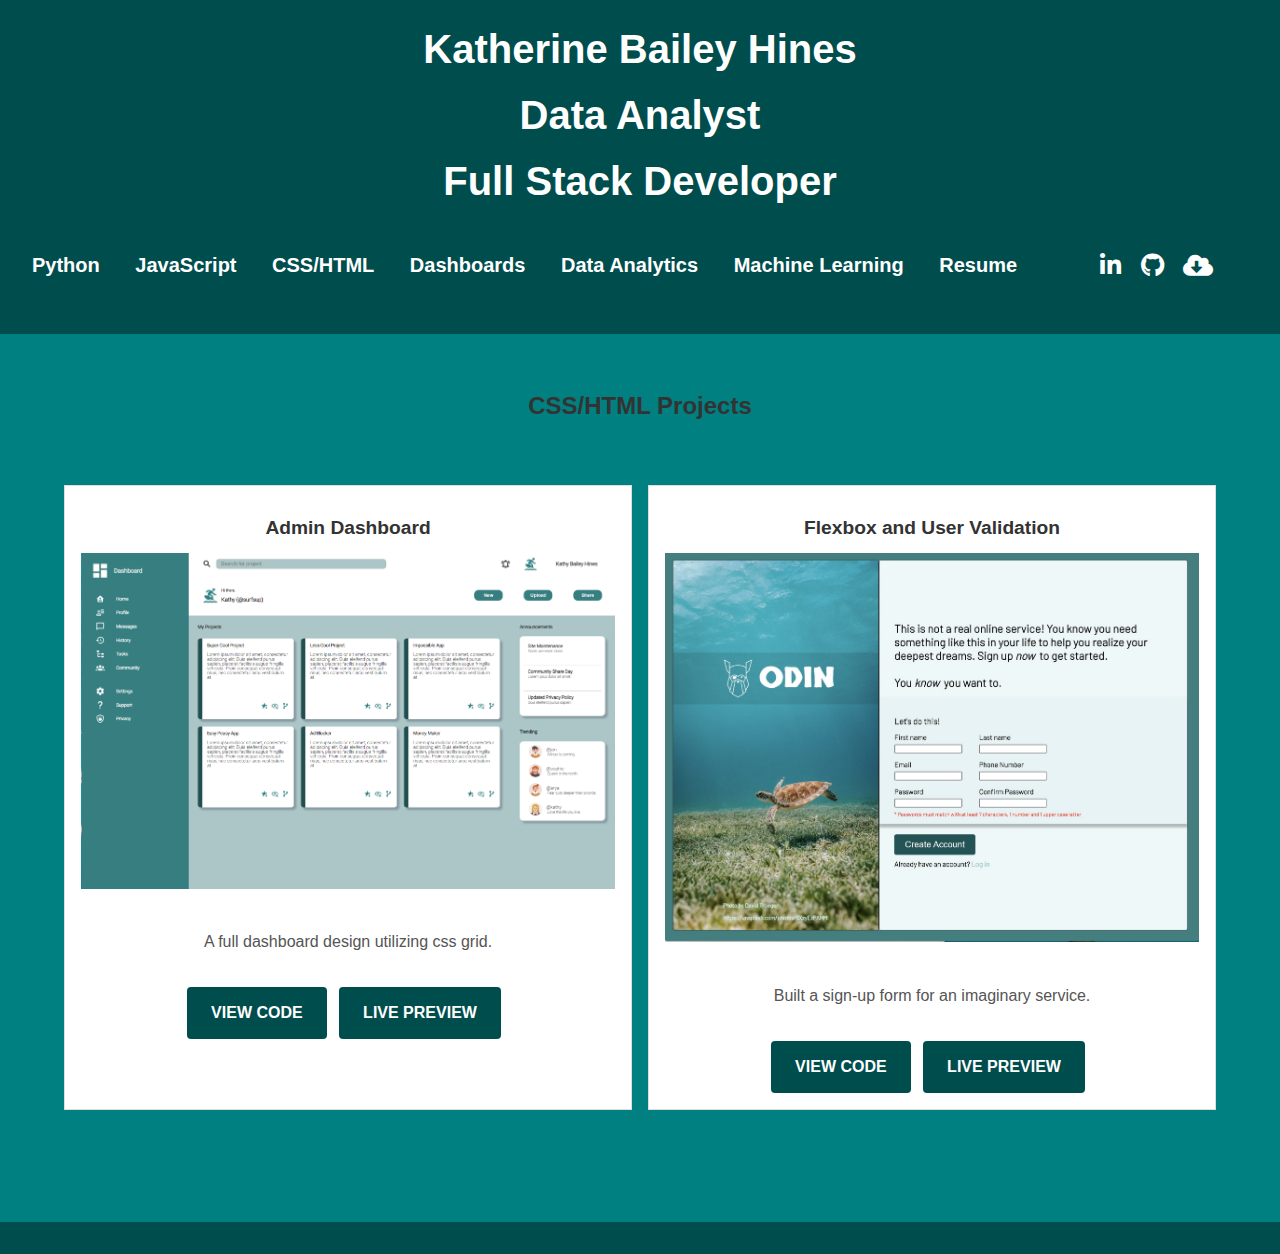
<file: CSS_HTML.html>
<!DOCTYPE html>
<html lang="en">
<head>
    <meta charset="UTF-8">
    <meta name="viewport" content="width=device-width, initial-scale=1.0">
    <link rel="stylesheet" href="styles.css">
    <link rel="stylesheet" href="https://cdnjs.cloudflare.com/ajax/libs/animate.css/4.1.1/animate.min.css">
    <link rel="stylesheet" href="https://cdnjs.cloudflare.com/ajax/libs/font-awesome/5.15.4/css/all.min.css">

    <title>Bailey Hines Portfolio</title>
</head>
<body>

    <!-- Header -->
    <header>
        <h1 id="animated-name" class="animate__animated animate__fadeIn">Katherine Bailey Hines<br>Data Analyst<br>Full Stack Developer</h1>

        <div class="container">

            <nav>
                <ul>
                    <li><a href="index.html">Python</a></li>
                    <li><a href="javascript.html">JavaScript</a></li>
                    <li><a href="CSS_HTML.html">CSS/HTML</a></li>
                    <li><a href="Tableau.html">Dashboards</a></li>
                    <li><a href="DataAnalytics.html">Data Analytics</a></li>                  
                    <li><a href="Machine_Learning.html">Machine Learning</a></li>
                    <li><a href="resume.html">Resume</a></li>
                </ul>
            </nav>

            <div class="social-links">
                <a href="https://www.linkedin.com/in/katherine-bailey-hines-011049257/" target="_blank"><i class="fab fa-linkedin-in"></i></a>
                <a href="https://github.com/klbailey" target="_blank"><i class="fab fa-github"></i></a>
                <a href="https://docs.google.com/document/d/1Y7cR6oaPjzxPGcHf722nDluAAsxtphHAmGsPddj8IZw/edit?usp=sharing" download>
                    <i class="fas fa-cloud-download-alt"></i></a>

            </div>

        </div>
    </header>


    <!-- Main Content -->
    <div id="main">

        <!-- CSS/HTML Projects Section -->
        <section id="CSS_HTML" class="project-section">
            <h2>CSS/HTML Projects</h2>
            <div class="container">
                
                <!-- Project Grid -->
                <div class="project-grid">
                    <!-- Add CSS/HTML projects here -->
                    <div class="project">
                        <h3>Admin Dashboard</h3>
                        <img src="img/adminDashBoard.png" alt="Project 1 Image">
                        <p>A full dashboard design utilizing css grid. </p>
                        <a href="https://github.com/klbailey/AdminDashboard" class="button">View Code</a>
                        <a href="https://klbailey.github.io/AdminDashboard/index.html" class="button" >Live Preview</a>
                    </div>

                    <div class="project">
                        <h3>Flexbox and User Validation</h3>
                        <img src="img/SignupForm.png" alt="css Project 2 Image" class="css-project-2-image">
                        <p>Built a sign-up form for an imaginary service.</p>
                        <a href="https://github.com/klbailey/Signup-Form" class="button">View Code</a>
                        <a href="https://klbailey.github.io/Signup-Form/index.html" class="button">Live Preview</a>
                    </div>

                    <!-- <div class="project">
                        <h3>React Landing Page</h3>
                        <img src="img/reactLanding.png" alt="Project 3 Image">
                        <p>A landing page with React; building components.</p>
                        <a href="https://github.com/klbailey/LandingPageReact" class="button">View Code</a>
                        <a href="https://landing-page-react-iota.vercel.app/" class="button">Live Preview</a>
                    </div> -->
                </div>
            </div>
        </section>

    </div>

    <!-- Footer -->
    <footer>
        <!-- <div class="container">
            <ul class="icons">
                <li><a href="https://www.linkedin.com/in/your-linkedin" class="fa-linkedin" target="_blank"><span class="label">LinkedIn</span></a></li>
                <li><a href="https://github.com/your-github" class="fa-github" target="_blank"><span class="label">GitHub</span></a></li>
            </ul>
        </div> -->
    </footer>

</body>
</html>
</file>
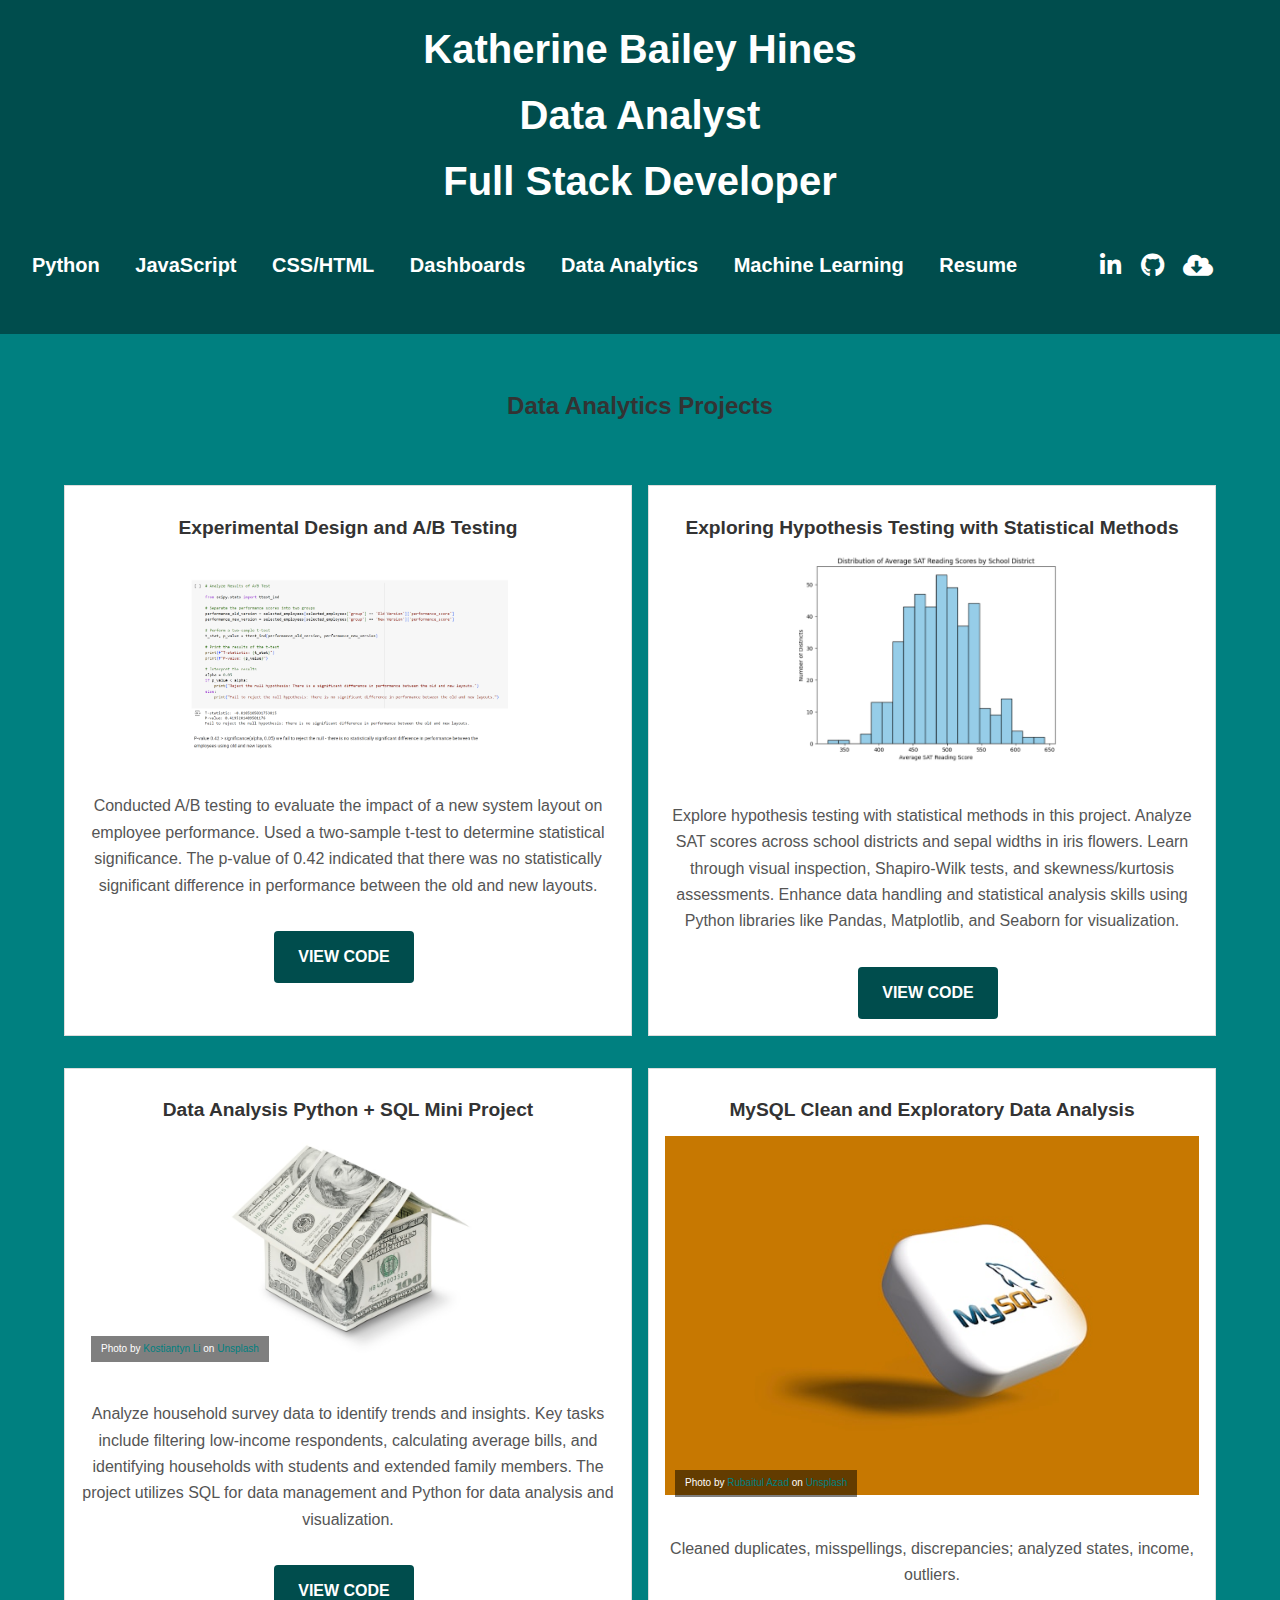
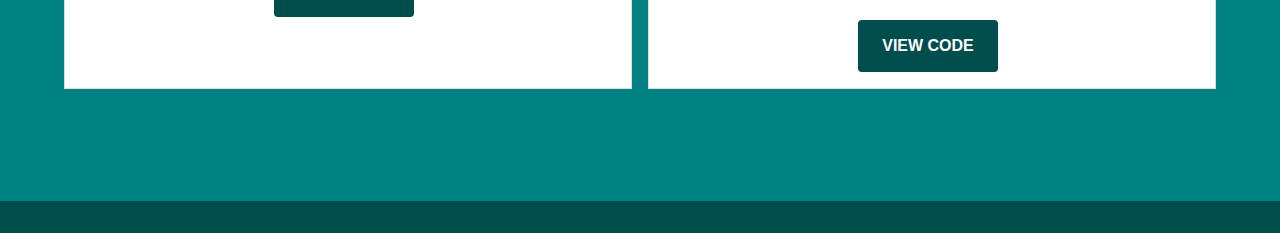
<file: DataAnalytics.html>
<!DOCTYPE html>
<html lang="en">
<head>
    <meta charset="UTF-8">
    <meta name="viewport" content="width=device-width, initial-scale=1.0">
    <link rel="stylesheet" href="styles.css">
    <link rel="stylesheet" href="https://cdnjs.cloudflare.com/ajax/libs/animate.css/4.1.1/animate.min.css">
    <link rel="stylesheet" href="https://cdnjs.cloudflare.com/ajax/libs/font-awesome/5.15.4/css/all.min.css">

    <title>Bailey Hines Portfolio</title>
</head>
<body>

    <!-- Header -->
    <header>
        <h1 id="animated-name" class="animate__animated animate__fadeIn">Katherine Bailey Hines<br>Data Analyst<br>Full Stack Developer</h1>

        <div class="container">

            <nav>
                <ul>
                    <li><a href="index.html">Python</a></li>
                    <li><a href="javascript.html">JavaScript</a></li>
                    <li><a href="CSS_HTML.html">CSS/HTML</a></li>
                    <li><a href="Tableau.html">Dashboards</a></li>
                    <li><a href="DataAnalytics.html">Data Analytics</a></li>                  
                    <li><a href="Machine_Learning.html">Machine Learning</a></li>
                    <li><a href="resume.html">Resume</a></li>
                </ul>
            </nav>

            <div class="social-links">
                <a href="https://www.linkedin.com/in/katherine-bailey-hines-011049257/" target="_blank"><i class="fab fa-linkedin-in"></i></a>
                <a href="https://github.com/klbailey" target="_blank"><i class="fab fa-github"></i></a>
                <a href="https://docs.google.com/document/d/1Y7cR6oaPjzxPGcHf722nDluAAsxtphHAmGsPddj8IZw/edit?usp=sharing" download>
                    <i class="fas fa-cloud-download-alt"></i></a>

            </div>

        </div>
    </header>


    <!-- Main Content -->
    <div id="main">

        <!-- Data Analytics Projects Section -->
        <section id="DataAnalytics" class="project-section">
            <h2>Data Analytics Projects</h2>
            <div class="container">
                
                <!-- Project Grid -->
                <div class="project-grid">
                    <!-- Add Data Analytics projects here -->

                    <div class="project">
                        <h3>Experimental Design and A/B Testing </h3><br>
                        <img src="img/ExperDesign.png" alt="Project 3 Image" style="width: 60%; height: auto;">
                        <p>Conducted A/B testing to evaluate the impact of a new system layout on employee performance. Used a two-sample t-test to determine statistical significance. The p-value of 0.42 indicated that there was no statistically significant difference in performance between the old and new layouts.</p>
                        <a href="https://github.com/klbailey/ADA/blob/main/Copy_of_ADA_LAB_15.ipynb" class="button" >VIEW CODE</a>
                    </div>

                    <div class="project">
                        <h3>Exploring Hypothesis Testing with Statistical Methods</h3>
                        <img src="img/ScreenshotLab12.png" alt="Project 2 Image" style="width: 50%; height: auto;">
                        <p>Explore hypothesis testing with statistical methods in this project. Analyze SAT scores across school districts and sepal widths in iris flowers. Learn through visual inspection, Shapiro-Wilk tests, and skewness/kurtosis assessments. Enhance data handling and statistical analysis skills using Python libraries like Pandas, Matplotlib, and Seaborn for visualization.</p>
                        <a href="https://github.com/klbailey/ADA/blob/main/Lab_12.ipynb" class="button" >VIEW CODE</a>
                    </div>

                    <div class="project">
                        <h3>Data Analysis Python + SQL Mini Project</h3>
                        <div class="image-container">
                            <img src="img/house.jpg" alt="Project 1 Image"  style="width: 50%; height: auto;">
                            <div class="overlay">Photo by <a href="https://unsplash.com/@leekos?utm_content=creditCopyText&utm_medium=referral&utm_source=unsplash">Kostiantyn Li</a> on <a href="https://unsplash.com/photos/a-house-made-out-of-money-on-a-white-background-1sCXwVoqKAw?utm_content=creditCopyText&utm_medium=referral&utm_source=unsplash">Unsplash</a>
                            </div>
                        </div>
                        <p>Analyze household survey data to identify trends and insights. Key tasks include filtering low-income respondents, calculating average bills, and identifying households with students and extended family members. The project utilizes SQL for data management and Python for data analysis and visualization.
                        </p>
                        <a href="https://github.com/klbailey/ADA/blob/main/Copy_of_Python_%2B_SQL_Mini_Project.ipynb" class="button">View Code</a>
                        <!-- <a href="https://klbailey.github.io/AdminDashboard/index.html" class="button" >Live Preview</a> -->
                    </div>

                    <div class="project">
                        <h3>MySQL Clean and Exploratory Data Analysis</h3>
                        <div class="image-container">
                            <img src="img/SQL.jpg" alt="Project 4 Image" class="project-4-image">
                            <div class="overlay">Photo by <a href="https://unsplash.com/@rubaitulazad?utm_content=creditCopyText&utm_medium=referral&utm_source=unsplash">Rubaitul Azad</a> on <a href="https://unsplash.com/photos/text-Y9kOsyoWyaU?utm_content=creditCopyText&utm_medium=referral&utm_source=unsplash">Unsplash</a>
                            </div>
                        </div>
                        <p>Cleaned duplicates, misspellings, discrepancies; analyzed states, income, outliers.</p>
                        <a href="https://github.com/klbailey/MySQL-Household-Income" class="button">View Code</a>
                        <!-- <a href="https://landing-page-react-iota.vercel.app/" class="button">Live Preview</a> -->
                    </div>

                </div>
            </div>
        </section>

    </div>

    <!-- Footer -->
    <footer>
        <!-- <div class="container">
            <ul class="icons">
                <li><a href="https://www.linkedin.com/in/your-linkedin" class="fa-linkedin" target="_blank"><span class="label">LinkedIn</span></a></li>
                <li><a href="https://github.com/your-github" class="fa-github" target="_blank"><span class="label">GitHub</span></a></li>
            </ul>
        </div> -->
    </footer>

</body>
</html>
</file>
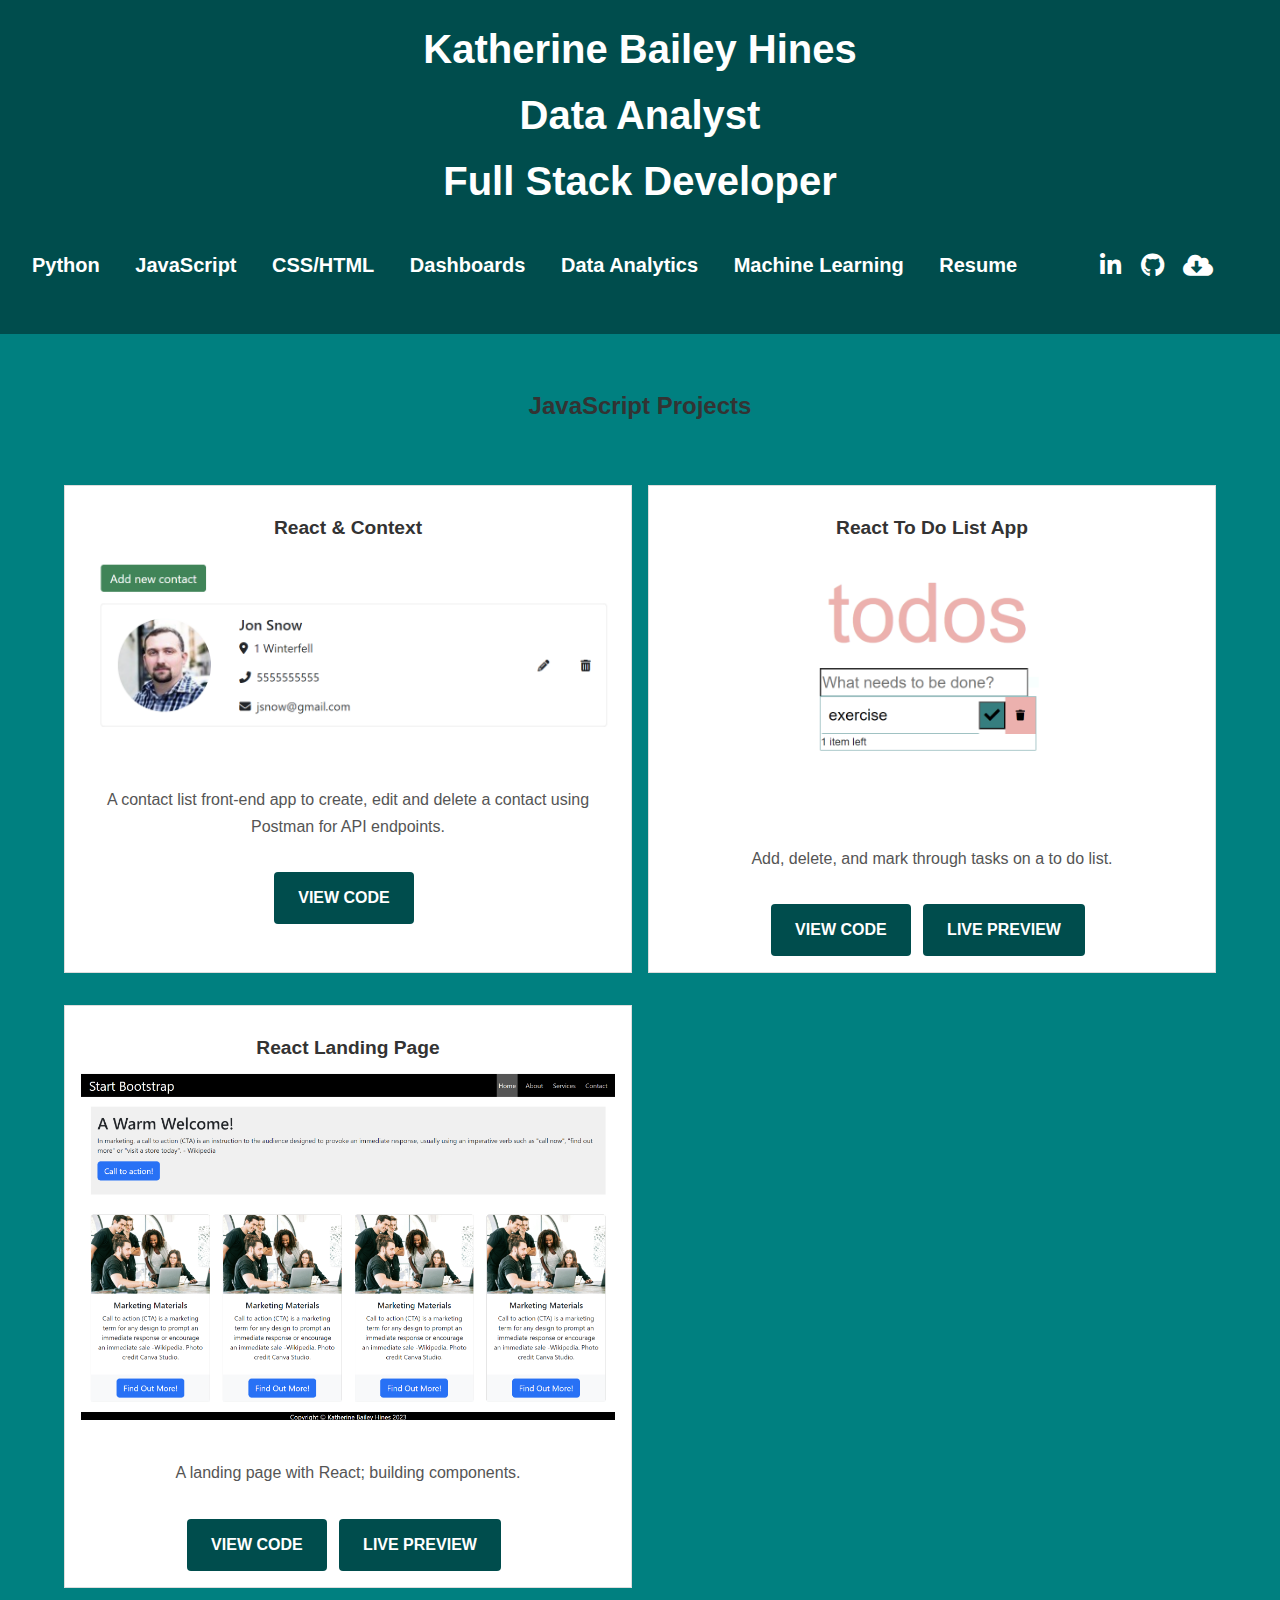
<file: javascript.html>
<!DOCTYPE html>
<html lang="en">
<head>
    <meta charset="UTF-8">
    <meta name="viewport" content="width=device-width, initial-scale=1.0">
    <link rel="stylesheet" href="styles.css">
    <link rel="stylesheet" href="https://cdnjs.cloudflare.com/ajax/libs/animate.css/4.1.1/animate.min.css">
    <link rel="stylesheet" href="https://cdnjs.cloudflare.com/ajax/libs/font-awesome/5.15.4/css/all.min.css">

    <title>Bailey Hines Portfolio</title>
</head>
<body>

    <!-- Header -->
    <header>
        <h1 id="animated-name" class="animate__animated animate__fadeIn">Katherine Bailey Hines<br>Data Analyst<br>Full Stack Developer</h1>

        <div class="container">

            <nav>
                <ul>
                    <li><a href="index.html">Python</a></li>
                    <li><a href="javascript.html">JavaScript</a></li>
                    <li><a href="CSS_HTML.html">CSS/HTML</a></li>
                    <li><a href="Tableau.html">Dashboards</a></li>
                    <li><a href="DataAnalytics.html">Data Analytics</a></li>                  
                    <li><a href="Machine_Learning.html">Machine Learning</a></li>
                    <li><a href="resume.html">Resume</a></li>
                </ul>
            </nav>

            <div class="social-links">
                <a href="https://www.linkedin.com/in/katherine-bailey-hines-011049257/" target="_blank"><i class="fab fa-linkedin-in"></i></a>
                <a href="https://github.com/klbailey" target="_blank"><i class="fab fa-github"></i></a>
                <a href="https://docs.google.com/document/d/1Y7cR6oaPjzxPGcHf722nDluAAsxtphHAmGsPddj8IZw/edit?usp=sharing" download>
                    <i class="fas fa-cloud-download-alt"></i></a>

            </div>

        </div>
    </header>


    <!-- Main Content -->
    <div id="main">

        <!-- JavaScript Projects Section -->
        <section id="javascript" class="project-section">
            <h2>JavaScript Projects</h2>
            <div class="container">
                
                <!-- Project Grid -->
                <div class="project-grid">
                    <!-- Add JavaScript projects here -->
                    <div class="project">
                        <h3>React & Context</h3>
                        <img src="img/contactList2.png" alt="Project 1 Image">
                        <p>A contact list front-end app to create, edit and delete a contact using Postman for API endpoints. </p>
                        <a href="https://github.com/klbailey/ContactListReactContext" class="button">View Code</a>
                        <!-- <a href="#" class="button" disabled>Live Preview</a> -->
                    </div>
                    <div class="project">
                        <h3>React To Do List App</h3>
                        <img src="img/todoList.png" alt="Project 2 Image" width="300" height="320">
                        <p>Add, delete, and mark through tasks on a to do list.</p>
                        <a href="https://github.com/klbailey/TodoListAppwithReact" class="button">View Code</a>
                        <a href="https://todo-list-appwith-react.vercel.app/" class="button">Live Preview</a>
                    </div>
                    <!-- Add more JavaScript projects as needed -->
                    <div class="project">
                        <h3>React Landing Page</h3>
                        <img src="img/reactLanding.png" alt="Project 3 Image">
                        <p>A landing page with React; building components.</p>
                        <a href="https://github.com/klbailey/LandingPageReact" class="button">View Code</a>
                        <a href="https://landing-page-react-iota.vercel.app/" class="button">Live Preview</a>
                    </div>
                </div>
            </div>
        </section>

    </div>

    <!-- Footer -->
    <footer>
        <!-- <div class="container">
            <ul class="icons">
                <li><a href="https://www.linkedin.com/in/your-linkedin" class="fa-linkedin" target="_blank"><span class="label">LinkedIn</span></a></li>
                <li><a href="https://github.com/your-github" class="fa-github" target="_blank"><span class="label">GitHub</span></a></li>
            </ul>
        </div> -->
    </footer>

</body>
</html>
</file>
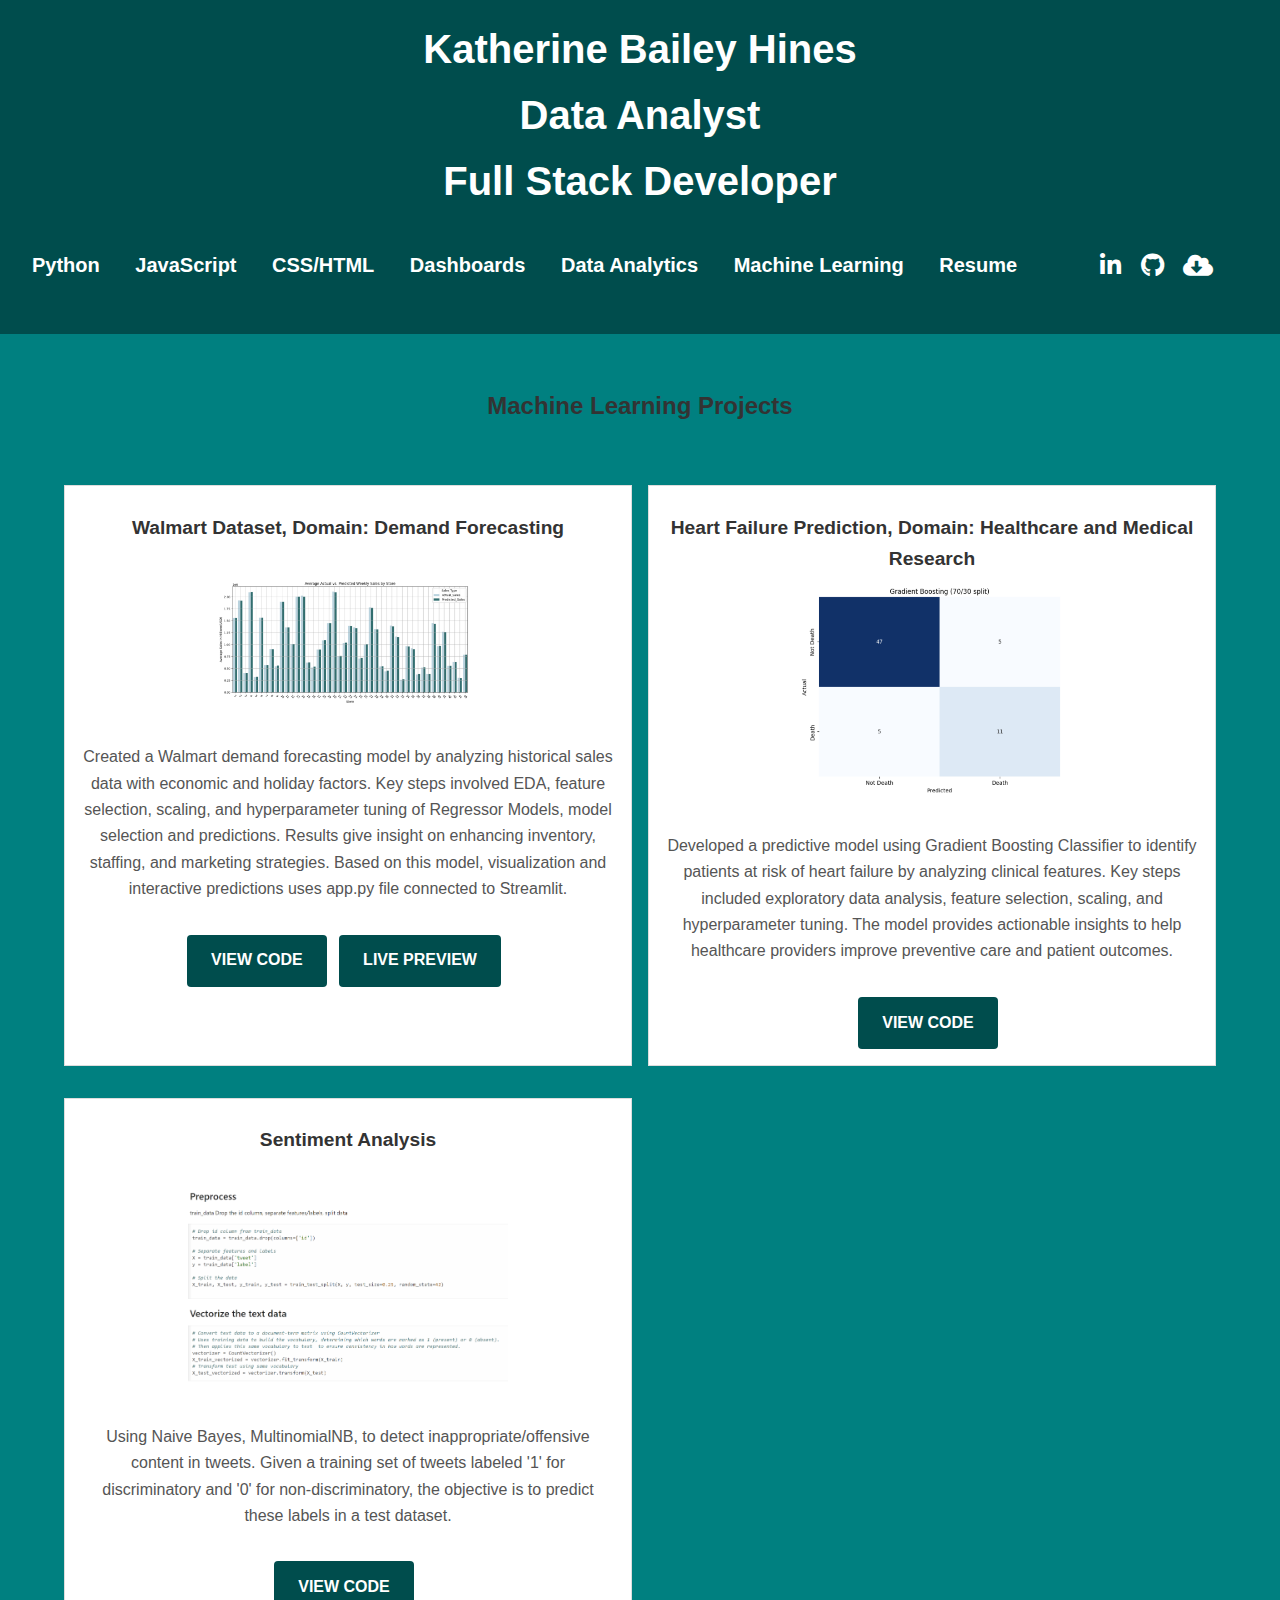
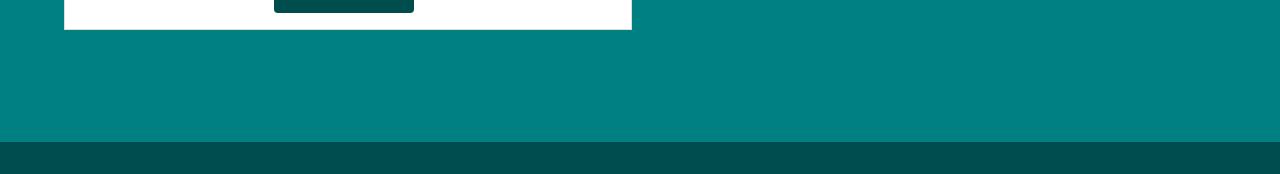
<file: Machine_Learning.html>
<!DOCTYPE html>
<html lang="en">
<head>
    <meta charset="UTF-8">
    <meta name="viewport" content="width=device-width, initial-scale=1.0">
    <link rel="stylesheet" href="styles.css">
    <link rel="stylesheet" href="https://cdnjs.cloudflare.com/ajax/libs/animate.css/4.1.1/animate.min.css">
    <link rel="stylesheet" href="https://cdnjs.cloudflare.com/ajax/libs/font-awesome/5.15.4/css/all.min.css">

    <title>Bailey Hines Portfolio</title>
</head>
<body>

    <!-- Header -->
    <header>
        <h1 id="animated-name" class="animate__animated animate__fadeIn">Katherine Bailey Hines<br>Data Analyst<br>Full Stack Developer</h1>

        <div class="container">

            <nav>
                <ul>
                    <li><a href="index.html">Python</a></li>
                    <li><a href="javascript.html">JavaScript</a></li>
                    <li><a href="CSS_HTML.html">CSS/HTML</a></li>
                    <li><a href="Tableau.html">Dashboards</a></li>
                    <li><a href="DataAnalytics.html">Data Analytics</a></li>                    
                    <li><a href="Machine_Learning.html">Machine Learning</a></li>
                    <li><a href="resume.html">Resume</a></li>
                </ul>
            </nav>

            <div class="social-links">
                <a href="https://www.linkedin.com/in/katherine-bailey-hines-011049257/" target="_blank"><i class="fab fa-linkedin-in"></i></a>
                <a href="https://github.com/klbailey" target="_blank"><i class="fab fa-github"></i></a>
                <a href="https://docs.google.com/document/d/1Y7cR6oaPjzxPGcHf722nDluAAsxtphHAmGsPddj8IZw/edit?usp=sharing" download>
                    <i class="fas fa-cloud-download-alt"></i></a>

            </div>

        </div>
    </header>


    <!-- Main Content -->
    <div id="main">

        <!-- Machine Learning Projects Section -->
        <section id="MachineLearning" class="project-section">
            <h2>Machine Learning Projects</h2>
            <div class="container">
                
                <!-- Project Grid -->
                <div class="project-grid">
                    <!-- Add Machine Learning projects here -->

                    <div class="project">
                        <h3>Walmart Dataset, Domain: Demand Forecasting</h3><br>
                        <img src="img/Walmart.png" alt="Project 1 Image" style="width: 50%; height: auto;">
                        <p>Created a Walmart demand forecasting model by analyzing historical sales data with economic and holiday factors. Key steps involved EDA, feature selection, scaling, and hyperparameter tuning of Regressor Models, model selection and predictions. Results give insight on enhancing inventory, staffing, and marketing strategies. Based on this model, visualization and interactive predictions uses app.py file connected to Streamlit.</p>
                        <a href="https://github.com/klbailey/ADA/blob/main/Walmart_Demand_Forecasting_Final_Project_2ipynb.ipynb" class="button" >VIEW CODE</a>
                        <a href="https://walmart-baileyhines.streamlit.app/" class="button">Live Preview</a>
                    </div>

                    <div class="project">
                        <h3>Heart Failure Prediction, Domain: Healthcare and Medical Research</h3>
                        <img src="img/GB.png" alt="Project 2 Image" style="width: 50%; height: auto;">
                        <p>Developed a predictive model using Gradient Boosting Classifier to identify patients at risk of heart failure by analyzing clinical features. Key steps included exploratory data analysis, feature selection, scaling, and hyperparameter tuning. The model provides actionable insights to help healthcare providers improve preventive care and patient outcomes.</p>
                        <a href="https://github.com/klbailey/ADA/blob/main/Final_1_Heart_Failure_Prediction.ipynb" class="button" >VIEW CODE</a>
                    </div>

                    <div class="project">
                        <h3>Sentiment Analysis</h3><br>
                        <img src="img/tweets.png" alt="Project 3 Image" style="width: 60%; height: auto;">
                        <p>Using Naive Bayes, MultinomialNB, to detect inappropriate/offensive content in tweets. Given a training set of tweets labeled '1' for  discriminatory and '0' for non-discriminatory, the objective is to predict these labels in a test dataset.</p>
                        <a href="https://github.com/klbailey/ADA/blob/main/Copy_of_LAB_30.ipynb" class="button" >VIEW CODE</a>
                    </div>


                </div>
            </div>
        </section>

    </div>

    <!-- Footer -->
    <footer>
        <!-- <div class="container">
            <ul class="icons">
                <li><a href="https://www.linkedin.com/in/your-linkedin" class="fa-linkedin" target="_blank"><span class="label">LinkedIn</span></a></li>
                <li><a href="https://github.com/your-github" class="fa-github" target="_blank"><span class="label">GitHub</span></a></li>
            </ul>
        </div> -->
    </footer>

</body>
</html>
</file>
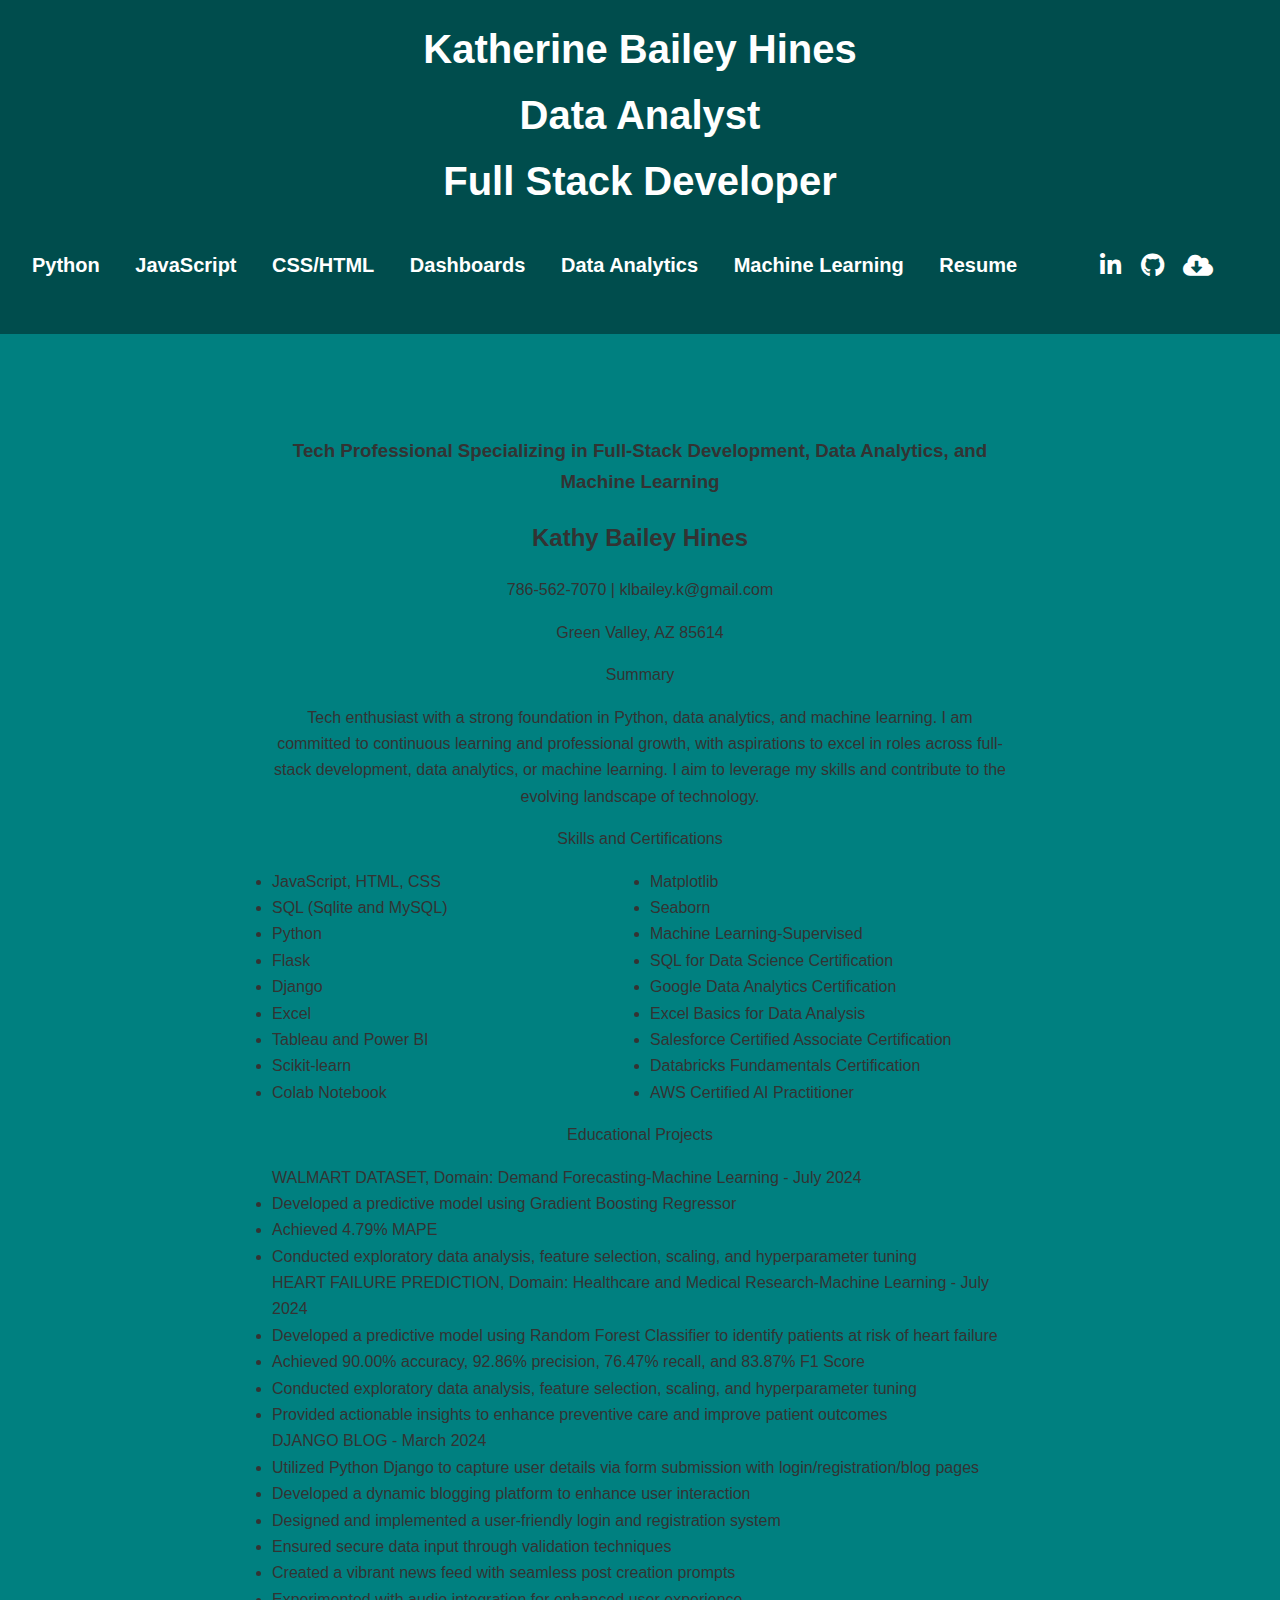
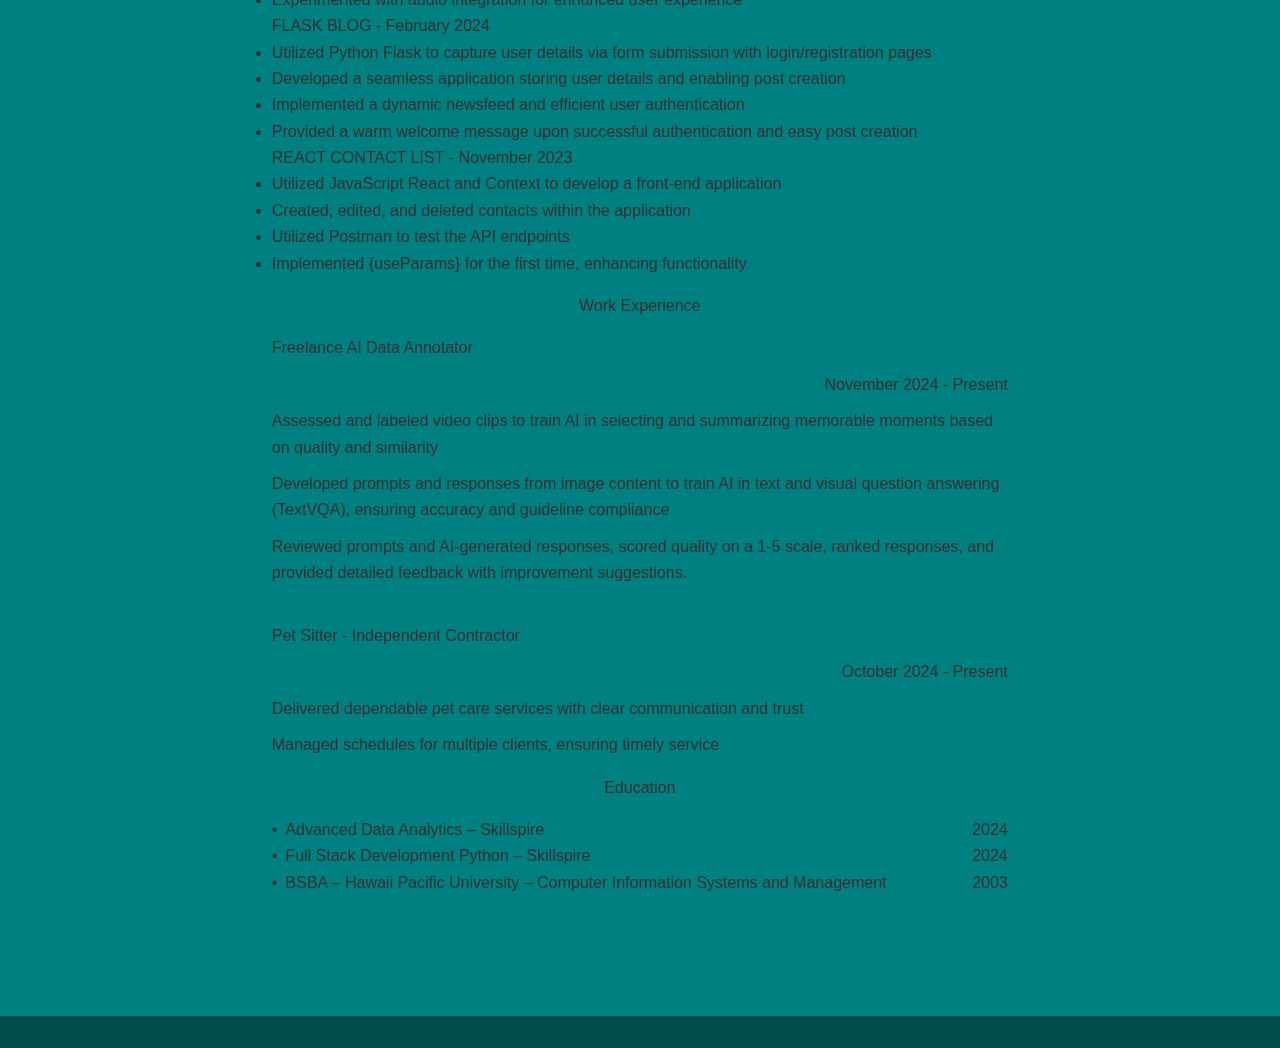
<file: resume.html>
<!DOCTYPE html>
<html lang="en">

<head>
    <meta charset="UTF-8">
    <meta name="viewport" content="width=device-width, initial-scale=1.0">
    <link rel="stylesheet" href="styles.css">
    <link rel="stylesheet" href="https://cdnjs.cloudflare.com/ajax/libs/animate.css/4.1.1/animate.min.css">
    <link rel="stylesheet" href="https://cdnjs.cloudflare.com/ajax/libs/font-awesome/5.15.4/css/all.min.css">
    <title>Bailey Hines Portfolio</title>

    <style>
        .resume-section {
            max-width: 800px;
            margin: 0 auto;
            padding: 20px;
        }

        .resume-section>* {
            margin-bottom: 20px;
            /* Add space between each element */
            display: block;
            /* Ensure each element is displayed as a block */
        }

        .resume-section> :nth-child(-n+4) {
            text-align: center;
            /* Center the text for the first 4 child elements */
        }

        .resume-section ul {
            text-align: left;
            /* Align the bullets to the left */
        }

        .resume-section ul {
            columns: 2;
            /* Display the list items in two columns */
            column-gap: 20px;
            /* Add space between columns */
            padding-left: 0;
            /* Remove default left padding */
        }

        .resume-section ul.work-experience {
            list-style-type: none;
            /* Remove bullets */
            padding-left: 0;
            /* Remove default left padding */
            columns: initial;
            /* Ensure it's not displayed in columns */
        }

        .resume-section ul.work-experience li {
            margin-bottom: 10px;
            /* Add space between each work experience */
        }

        .resume-section ul.work-experience li strong {
            display: block;
            /* Make job titles bold and on separate lines */
        }

        .resume-section ul.work-experience li {
            display: flex;
            justify-content: space-between;
        }

        .resume-section ul.work-experience li span {
            display: block;
        }

        .resume-section ul.educational-projects,
        .resume-section ul.education {
            columns: initial;
            /* Ensure it's not displayed in columns */
        }

        .resume-section ul.education li::before {
            content: '•';
            /* Add bullet point */
            margin-right: 8px;
            /* Adjust spacing between bullet and text */
        }
    </style>
</head>

<body>

    <!-- Header -->
    <header>
        <h1 id="animated-name" class="animate__animated animate__fadeIn">Katherine Bailey Hines<br>Data Analyst<br>Full Stack Developer
        </h1>

        <div class="container">
            <!-- <h1 id="animated-name" class="animate__animated animate__fadeIn">Katherine Bailey Hines</h1> -->

            <nav>
                <ul>
                    <li><a href="index.html">Python</a></li>
                    <li><a href="javascript.html">JavaScript</a></li>
                    <li><a href="CSS_HTML.html">CSS/HTML</a></li>
                    <li><a href="Tableau.html">Dashboards</a></li>
                    <li><a href="DataAnalytics.html">Data Analytics</a></li>                  
                    <li><a href="Machine_Learning.html">Machine Learning</a></li>
                    <li><a href="resume.html">Resume</a></li>
                </ul>
            </nav>

            <div class="social-links">
                <a href="https://www.linkedin.com/in/katherine-bailey-hines-011049257/" target="_blank"><i
                        class="fab fa-linkedin-in"></i></a>
                <a href="https://github.com/klbailey" target="_blank"><i class="fab fa-github"></i></a>
                <a href="https://docs.google.com/document/d/1Y7cR6oaPjzxPGcHf722nDluAAsxtphHAmGsPddj8IZw/edit?usp=sharing" download>
                    <i class="fas fa-cloud-download-alt"></i></a>

            </div>

        </div>
    </header>

    <!-- Main Content -->
    <div id="main">
        <section class="resume-section">
            <div class="container">
                <h3>Tech Professional Specializing in Full-Stack Development, Data Analytics, and Machine Learning</h3>
                <h2><strong>Kathy Bailey Hines</strong></h2>
                <p>786-562-7070 | klbailey.k@gmail.com</p>
                <p>Green Valley, AZ 85614</p>
                <!-- SUMMARY -->
                <p><strong>Summary</strong></p>
                <p>Tech enthusiast with a strong foundation in Python, data analytics, and machine learning. I am committed to continuous learning and professional growth, with aspirations to excel in roles across full-stack development, data analytics, or machine learning. I aim to leverage my skills and contribute to the evolving landscape of technology.</p>
            </p>
                <!-- SKILLS -->
                <p><strong>Skills and Certifications</strong></p>
                <ul>
                    <li>JavaScript, HTML, CSS</li>
                    <li>SQL (Sqlite and MySQL)</li>
                    <li>Python</li>
                    <li>Flask</li>
                    <li>Django</li>
                    <li>Excel</li>
                    <li>Tableau and Power BI</li>
                    <li>Scikit-learn</li>
                    <li>Colab Notebook</li>
                    <li>Matplotlib</li>
                    <li>Seaborn</li>
                    <li>Machine Learning-Supervised</li>
                    <li>SQL for Data Science Certification</li>
                    <li>Google Data Analytics Certification</li>
                    <li>Excel Basics for Data Analysis</li>
                    <li>Salesforce Certified Associate Certification</li>
                    <li>Databricks Fundamentals Certification</li>
                    <li>AWS Certified AI Practitioner</li>
                </ul>
                
                <!-- SCHOOL PROJECTS -->
                <p><strong>Educational Projects</strong></p>
                <ul class="educational-projects">
                    <li style="list-style-type: none;"><strong>WALMART DATASET, Domain: Demand Forecasting-Machine Learning</strong> - July 2024</li>
                    <li>Developed a predictive model using Gradient Boosting Regressor</li>
                    <li>Achieved 4.79% MAPE</li>
                    <li>Conducted exploratory data analysis, feature selection, scaling, and hyperparameter tuning</li>

                    <li style="list-style-type: none;"><strong>HEART FAILURE PREDICTION, Domain: Healthcare and Medical Research-Machine Learning</strong> - July 2024</li>
                    <li>Developed a predictive model using Random Forest Classifier to identify patients at risk of heart failure</li>
                    <li>Achieved 90.00% accuracy, 92.86% precision, 76.47% recall, and 83.87% F1 Score</li>
                    <li>Conducted exploratory data analysis, feature selection, scaling, and hyperparameter tuning</li>
                    <li>Provided actionable insights to enhance preventive care and improve patient outcomes</li>

                    <li style="list-style-type: none;"><strong>DJANGO BLOG</strong> - March 2024</li>
                    <li>Utilized Python Django to capture user details via form submission with login/registration/blog
                        pages</li>
                    <li>Developed a dynamic blogging platform to enhance user interaction</li>
                    <li>Designed and implemented a user-friendly login and registration system</li>
                    <li>Ensured secure data input through validation techniques</li>
                    <li>Created a vibrant news feed with seamless post creation prompts</li>
                    <li>Experimented with audio integration for enhanced user experience</li>

                    <li style="list-style-type: none;"><strong>FLASK BLOG</strong> - February 2024</li>
                    <li>Utilized Python Flask to capture user details via form submission with login/registration pages
                    </li>
                    <li>Developed a seamless application storing user details and enabling post creation</li>
                    <li>Implemented a dynamic newsfeed and efficient user authentication</li>
                    <li>Provided a warm welcome message upon successful authentication and easy post creation</li>

                    <li style="list-style-type: none;"><strong>REACT CONTACT LIST</strong> - November 2023</li>
                    <li>Utilized JavaScript React and Context to develop a front-end application</li>
                    <li>Created, edited, and deleted contacts within the application</li>
                    <li>Utilized Postman to test the API endpoints</li>
                    <li>Implemented {useParams} for the first time, enhancing functionality</li>
                </ul>
                <!-- WORK EXPERIENCE -->
                <p><strong>Work Experience</strong></p>
                <ul class="work-experience">
                    <li>
                        <strong>Freelance AI Data Annotator</strong>
                    </li>
                    <li>
                        <!-- Assurant – Scottsdale, AZ -->
                        <span style="margin-left: auto;">November 2024 - Present</span>
                    </li>
                    <!-- <li><strong>FLOOD UNDERWRITER I</strong>  Assurant – Scottsdale, AZ <span style="margin-left: auto;">March 2016 - March 2017</span></li> -->
                    <li>Assessed and labeled video clips to train AI in selecting and summarizing memorable moments based on quality and similarity</li>
                    <li>Developed prompts and responses from image content to train AI in text and visual question answering (TextVQA), ensuring accuracy and guideline compliance</li>
                    <li>Reviewed prompts and AI-generated responses, scored quality on a 1-5 scale, ranked responses, and provided detailed feedback with improvement suggestions.</li>
                    <br>
                    <li style="display: flex; justify-content: space-between;">
                        <strong>Pet Sitter - Independent Contractor</strong>
                    </li>
                    <li style="display: flex; justify-content: space-between;">
                        <!-- <span>GoDaddy - Scottsdale, AZ</span> -->
                        <span style="margin-left: auto;">October 2024 - Present</span>
                    </li>
                    <li>Delivered dependable pet care services with clear communication and trust</li>
                    <li>Managed schedules for multiple clients, ensuring timely service</li>
                    <!-- <li>Consultations with customers creating business recommendations and strategies</li> -->
                </ul>
                <!-- EDUCATION -->
                <p><strong>Education</strong></p>
                <ul class="education">
                    <li style="display: flex; justify-content: space-between;">Advanced Data Analytics –
                        Skillspire <span style="margin-left: auto;">2024</span></li>
                    <li style="display: flex; justify-content: space-between;">Full Stack Development Python –
                        Skillspire <span style="margin-left: auto;">2024</span></li>
                    <li style="display: flex; justify-content: space-between;">BSBA – Hawaii Pacific University –
                        Computer Information Systems and Management<span style="margin-left: auto;">2003</span></li>

                </ul>
            </div>
        </section>
    </div>



    <!-- Footer -->
    <footer>
        <!-- Add footer content if needed -->
    </footer>

</body>

</html>
</file>
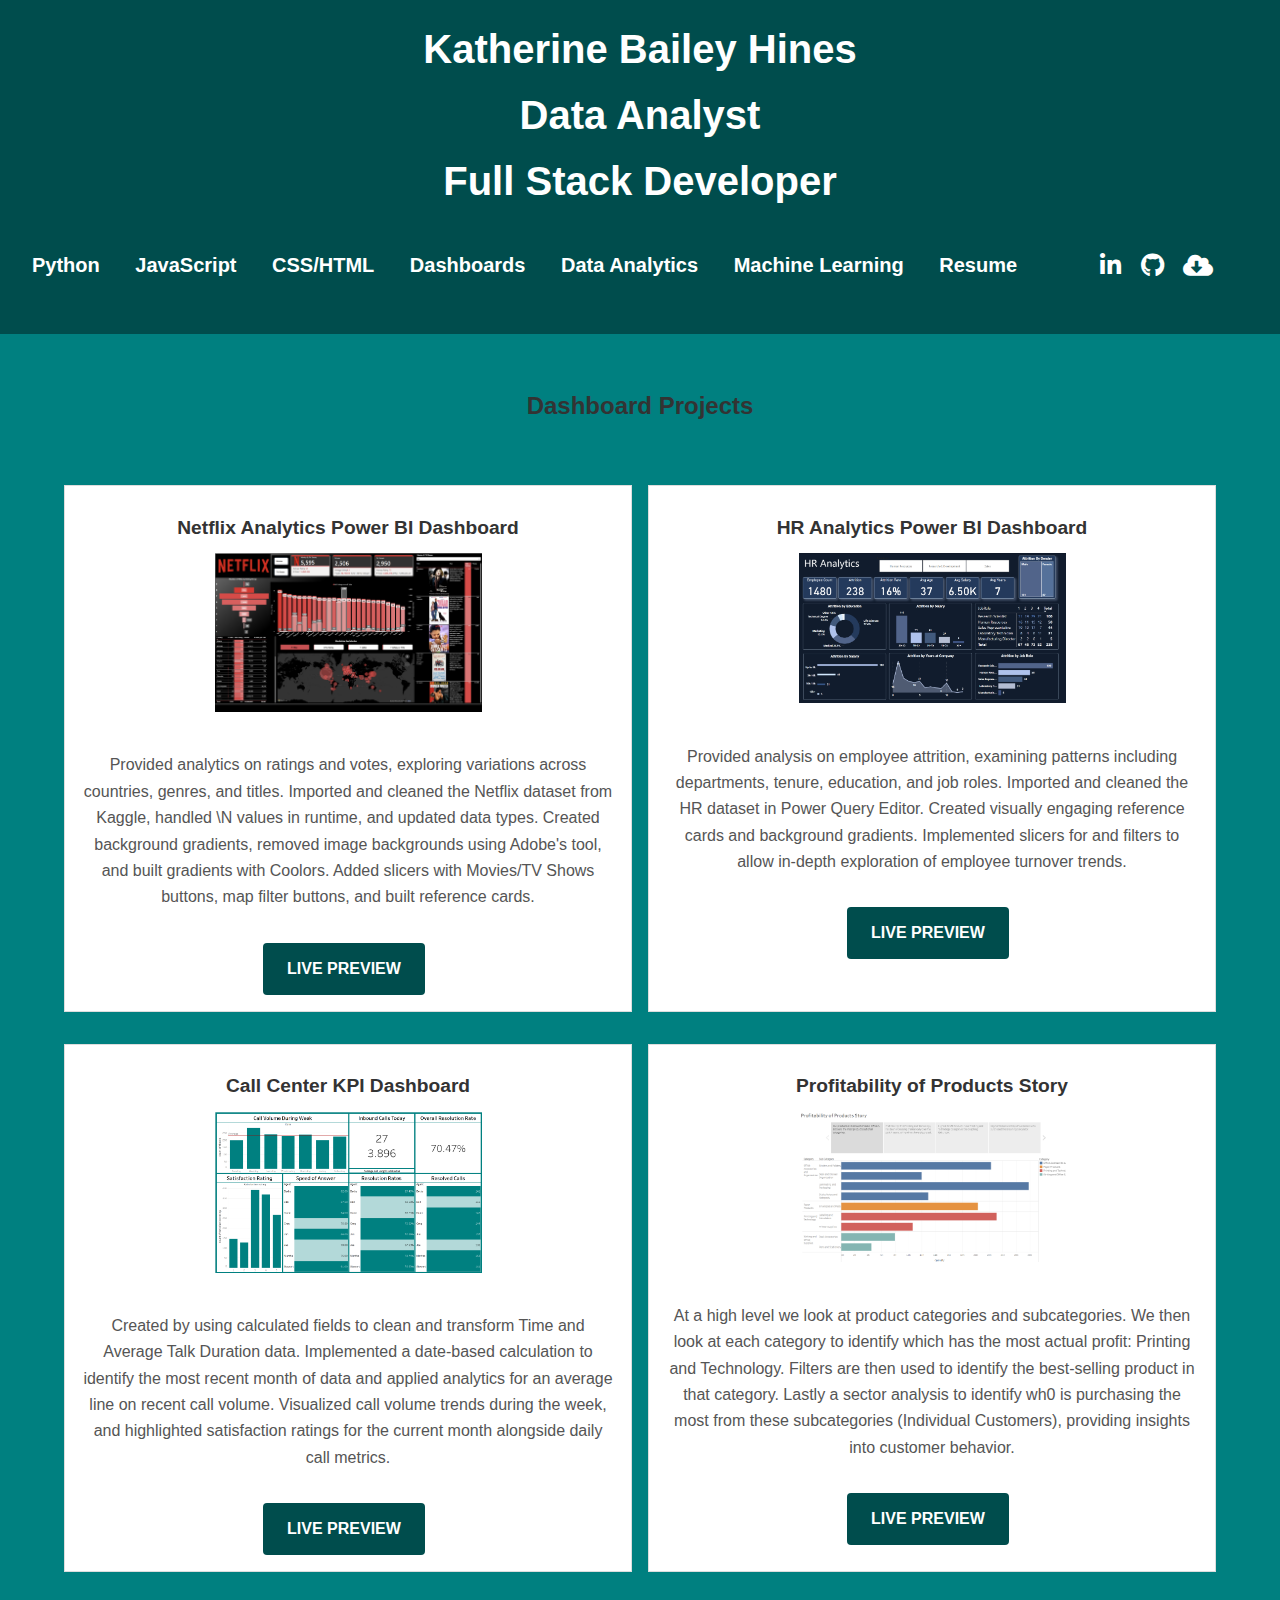
<file: Tableau.html>
<!DOCTYPE html>
<html lang="en">
<head>
    <meta charset="UTF-8">
    <meta name="viewport" content="width=device-width, initial-scale=1.0">
    <link rel="stylesheet" href="styles.css">
    <link rel="stylesheet" href="https://cdnjs.cloudflare.com/ajax/libs/animate.css/4.1.1/animate.min.css">
    <link rel="stylesheet" href="https://cdnjs.cloudflare.com/ajax/libs/font-awesome/5.15.4/css/all.min.css">

    <title>Bailey Hines Portfolio</title>
</head>
<body>

    <!-- Header -->
    <header>
        <h1 id="animated-name" class="animate__animated animate__fadeIn">Katherine Bailey Hines<br>Data Analyst<br>Full Stack Developer</h1>

        <div class="container">

            <nav>
                <ul>
                    <li><a href="index.html">Python</a></li>
                    <li><a href="javascript.html">JavaScript</a></li>
                    <li><a href="CSS_HTML.html">CSS/HTML</a></li>
                    <li><a href="Tableau.html">Dashboards</a></li>
                    <li><a href="DataAnalytics.html">Data Analytics</a></li>                    
                    <li><a href="Machine_Learning.html">Machine Learning</a></li>
                    <li><a href="resume.html">Resume</a></li>
                </ul>
            </nav>

            <div class="social-links">
                <a href="https://www.linkedin.com/in/katherine-bailey-hines-011049257/" target="_blank"><i class="fab fa-linkedin-in"></i></a>
                <a href="https://github.com/klbailey" target="_blank"><i class="fab fa-github"></i></a>
                <a href="https://docs.google.com/document/d/1Y7cR6oaPjzxPGcHf722nDluAAsxtphHAmGsPddj8IZw/edit?usp=sharing" download>
                    <i class="fas fa-cloud-download-alt"></i></a>

            </div>

        </div>
    </header>


    <!-- Main Content -->
    <div id="main">

        <!-- Tableau Projects Section -->
        <section id="Tableau" class="project-section">
            <h2>Dashboard Projects</h2>
            <div class="container">
                
                <!-- Project Grid -->
                <div class="project-grid">
                    <!-- Add Tableau Power BI projects here -->
                    <div class="project">
                        <h3>Netflix Analytics Power BI Dashboard</h3>
                        <img src="img/BI_Netflix.png" alt="Project 3 Image" style="width: 50%; height: auto;">
                        <p>Provided analytics on ratings and votes, exploring variations across countries, genres, and titles. Imported and cleaned the Netflix dataset from Kaggle, handled \N values in runtime, and updated data types. Created background gradients, removed image backgrounds using Adobe's tool, and built gradients with Coolors. Added slicers with Movies/TV Shows buttons, map filter buttons, and built reference cards.</p>
                        <a href="https://app.powerbi.com/view?r=eyJrIjoiYWIzMmYzMDUtM2M0MS00OTE5LTg2MDEtNjZlNmJlZjI3ZWRlIiwidCI6Ijg1YzNiYzM0LTEyNWUtNGQ0ZS1hMWEzLWMzMjlkYWE5NTU2ZCIsImMiOjZ9" class="button">Live Preview</a>
                    </div>

                    <div class="project">
                        <h3>HR Analytics Power BI Dashboard</h3>
                        <img src="img/hr_snippet.png" alt="Project 4 Image" style="width: 50%; height: auto;">
                        <p>Provided analysis on employee attrition, examining patterns including departments, tenure, education, and job roles. Imported and cleaned the HR dataset in Power Query Editor. Created visually engaging reference cards and background gradients. Implemented slicers for  and filters to allow in-depth exploration of employee turnover trends.</p>
                        <a href="https://app.powerbi.com/view?r=eyJrIjoiZjQ1ZTUxZDQtNjhmNC00Nzg3LTkxZDgtMGE2ODZhYWM3OWFkIiwidCI6Ijg1YzNiYzM0LTEyNWUtNGQ0ZS1hMWEzLWMzMjlkYWE5NTU2ZCIsImMiOjZ9" class="button">Live Preview</a>
                    </div>

                    <div class="project">
                        <h3>Call Center KPI Dashboard</h3>
                        <img src="img/KPI_Dash.png" alt="Project 1 Image" style="width: 50%; height: auto;">
                        <p>Created by using calculated fields to clean and transform Time and Average Talk Duration data. Implemented a date-based calculation to identify the most recent month of data and applied analytics for an average line on recent call volume. Visualized call volume trends during the week, and highlighted satisfaction ratings for the current month alongside daily call metrics.</p>
                        <a href="https://public.tableau.com/app/profile/katherine.bailey.hines/viz/CallCenterKPIDashboard_17243727455740/Dashboard1" class="button">Live Preview</a>
                    </div>

                    <div class="project">
                        <h3>Profitability of Products Story</h3>
                        <img src="img/Story.png" alt="Project 2 Image" style="width: 50%; height: auto;">
                        <p>At a high level we look at product categories and subcategories. We then look at each category to identify which has the most actual profit: Printing and Technology. Filters are then used to identify the best-selling product in that category. Lastly a sector analysis to identify wh0 is purchasing the most from these subcategories (Individual Customers), providing insights into customer behavior.</p>
                        <a href="https://public.tableau.com/app/profile/katherine.bailey.hines/viz/ProfitabilityofProductsStory_17242748408100/Story1" class="button" >LIVE PREVIEW</a>
                    </div>

                </div>
            </div>
        </section>

    </div>

    <!-- Footer -->
    <footer>
        <!-- <div class="container">
            <ul class="icons">
                <li><a href="https://www.linkedin.com/in/your-linkedin" class="fa-linkedin" target="_blank"><span class="label">LinkedIn</span></a></li>
                <li><a href="https://github.com/your-github" class="fa-github" target="_blank"><span class="label">GitHub</span></a></li>
            </ul>
        </div> -->
    </footer>

</body>
</html>
</file>
<file: styles.css>
body,
input,
select,
textarea {
    font-family: "Source Sans Pro", sans-serif;
    font-size: 16px;
    font-weight: 300;
    color: #333;
    line-height: 1.65;
}

body {
    background: #008080;
    /* Teal background */
    margin: 0;
    min-height: 100vh;
}

.container {
    margin: 0 auto;
    padding: 2em;

    display: flex;
    justify-content: space-between;
    align-items: center;
    /* Centers items vertically */

}

header {
    background-color: #004d4d;
    /* Dark teal header */
    color: #fff;
    padding: 1em 0;
}

/* START */
header h1 {
    margin: 0;
    /* data-content: "Katherine Bailey Hines"; */
    font-size: 2em;
    text-align: center;
}

@keyframes colorChange {
    0% {
        color: white;
    }

    50% {
        color: teal;
    }

    100% {
        color: white;
    }
}

#animated-name {
    animation: colorChange 3s infinite;
    font-size: 40px;
}

/* STOP */
nav {
    font-size: 20px;
}
nav ul {
    list-style: none;
    padding: 0;
    margin: 0;
}

nav li {
    display: inline;
    margin-right: 20px;
}

nav a {
    color: #fff;
    text-decoration: none;
    font-weight: bold;
}

nav ul li {
    display: inline-block;
    margin-right: 30px;
}

#main {
    padding: 2em;
}

.project-section {
    margin-bottom: 2em;
    text-align: center;
    /* Center align the content */

    flex-direction: column;
    display: flex;
}

.project-grid {
    display: grid;
    grid-template-columns: repeat(2, 1fr);
    /* Two columns */
    gap: 1em;
    margin-top: 1em;
    /* Add margin-top to separate from the heading */
}

.project {
    background: #fff;
    border: 1px solid #ddd;
    padding: 1em;
    box-sizing: border-box;
    margin-bottom: 1em;
    height: auto;
    text-align: center;
    /* Add this line */
}

.project-section h2 {
    margin-bottom: 0.5em;
    /* Adjust margin to separate from the grid */
}

.project img {
    max-width: 100%;
    height: auto;
    margin-bottom: 1em;
}

.project h3 {
    font-size: 1.2em;
    margin: 0.5em 0;
}

.project p {
    color: #555;
}

.button {
    display: inline-block;
    padding: 0.8em 1.5em;
    margin-top: 1em;
    font-size: 1em;
    font-weight: bold;
    text-align: center;
    text-decoration: none;
    text-transform: uppercase;
    color: #fff;
    background: #004d4d;
    /* Dark teal button color */
    border-radius: 4px;
    margin-right: 0.5em;
}

.button:hover {
    background: #006666;
    /* Slightly lighter teal on hover */
}

.contact-links {
    text-align: center;
    margin-top: 2em;
}

.contact-links a {
    display: inline-block;
    margin: 10px;
    color: #333;
    text-decoration: none;
    padding: 15px 30px;
    border-radius: 5px;
    transition: background-color 0.3s ease-in-out;
}

.contact-links a:hover {
    background-color: #006666;
    /* Slightly lighter teal on hover */
}

footer {
    background: #004d4d;
    /* Dark teal footer */
    color: #fff;
    padding: 1em 0;
    text-align: center;
    margin-top: auto;
}

.icons {
    margin: 0;
    padding: 0;
    list-style: none;
}

.icons li {
    display: inline-block;
    margin-right: 1em;
}

.icons a {
    color: #fff;
    text-decoration: none;
    font-size: 1.5em;
}

.icons a:hover {
    color: #bbb;
}

nav,
.social-links {
    margin-right: 20px;
    display: inline-block;
    vertical-align: middle;
}

.social-links {
    /* text-align: right; */

    display: inline-block;
    vertical-align: middle;
    margin-left: auto;
    /* Move the social links to the right */
}

.social-links a {
    color: white;
    text-decoration: none;
    font-size: 1.5em;
    margin-right: 15px;
    /* Add spacing between the icons */

    align-items: center;
    /* Vertically center the text with the icon */
}
.project .image-container {
    position: relative;
    display: inline-block;
}

.project .overlay {
    position: absolute;
    bottom: 23px; /* Adjust as needed */
    left: 10px; /* Adjust as needed */
    background-color: rgba(0, 0, 0, 0.5); /* Transparent black background */
    color: white;
    padding: 5px 10px;
    font-size: 10px; 
}
.project .overlay a {
    color: teal; /* Change the link color to teal */
    text-decoration: none; /* Remove underline */
}
.project-4-image {
    height: auto; /* Adjust the height as needed to match the desired height */
    max-height: 435px;
}

.css-project-2-image {
    height: auto; /* Adjust the height as needed to match the desired height */
    max-height: 425px;
}
</file>
